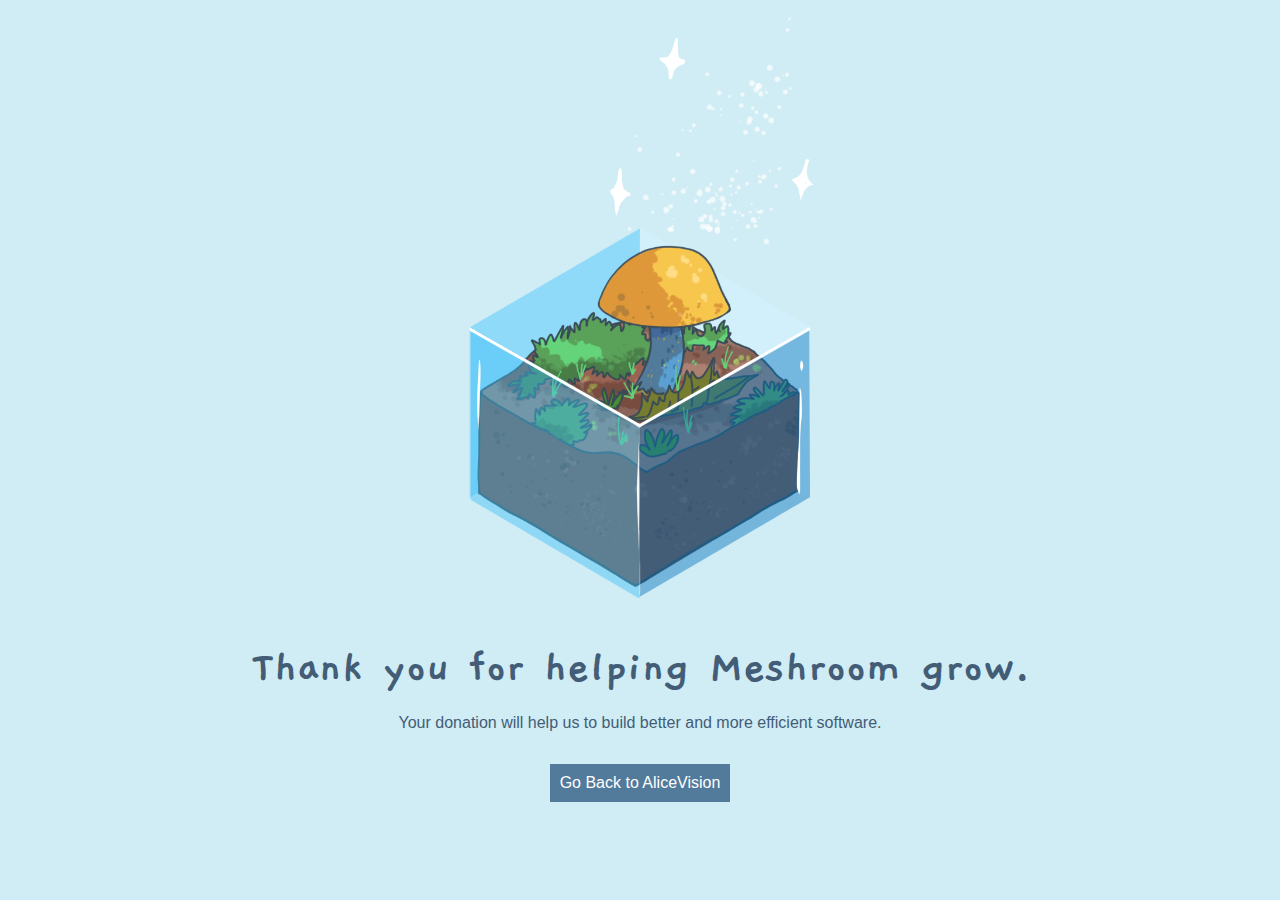
<file: donate-done/index.html>
<!DOCTYPE html>
<html>

<head>
  <meta charset="utf-8">
  <meta name="viewport" content="width=device-width, initial-scale=1">
  <title>Donation Done</title>
  <meta name="keywords" content="AliceVision Donation Done">
  <link rel="stylesheet" href="https://fonts.googleapis.com/css?family=Gaegu">

</head>

<style>
  body {
    background-color: #D0ECF4;
    text-align: center;
    font-family: Arial;
  }

  h4 {
    font-family: 'Gaegu', Tahoma, Geneva, Verdana, sans-serif;
    font-size: 3em;
    color: #435d77;
    margin-top: 0;
    margin-bottom: 0;
  }

  p { color: #435d77; }

  img {
    display: block;
    margin: auto;
    max-height: 70vh;
    max-width: 80vw;
  }

  a {
    padding: 10px;
    background-color: #527a9b;
    margin-top: 1em;
    display: inline-block;
    text-decoration: none;
    color: white;
    margin-bottom: 3em;
  }

  a:hover {
    background-color: #2c3b47;
  }


  @media only screen and (max-device-width: 568px) {

    h4 {
      font-size: 1.8em;
    }

  }

  </style>



<body>
    <div>
      <img src="../donate-done/assets/meshroom_grow.png">
      <h4>Thank you for helping Meshroom grow.</h4>
  
      <p>Your donation will help us to build better and more efficient software.</p>
      <a href="https://alicevision.org/association">Go Back to AliceVision</a>
    </div>
</body>

</html>
</file>
